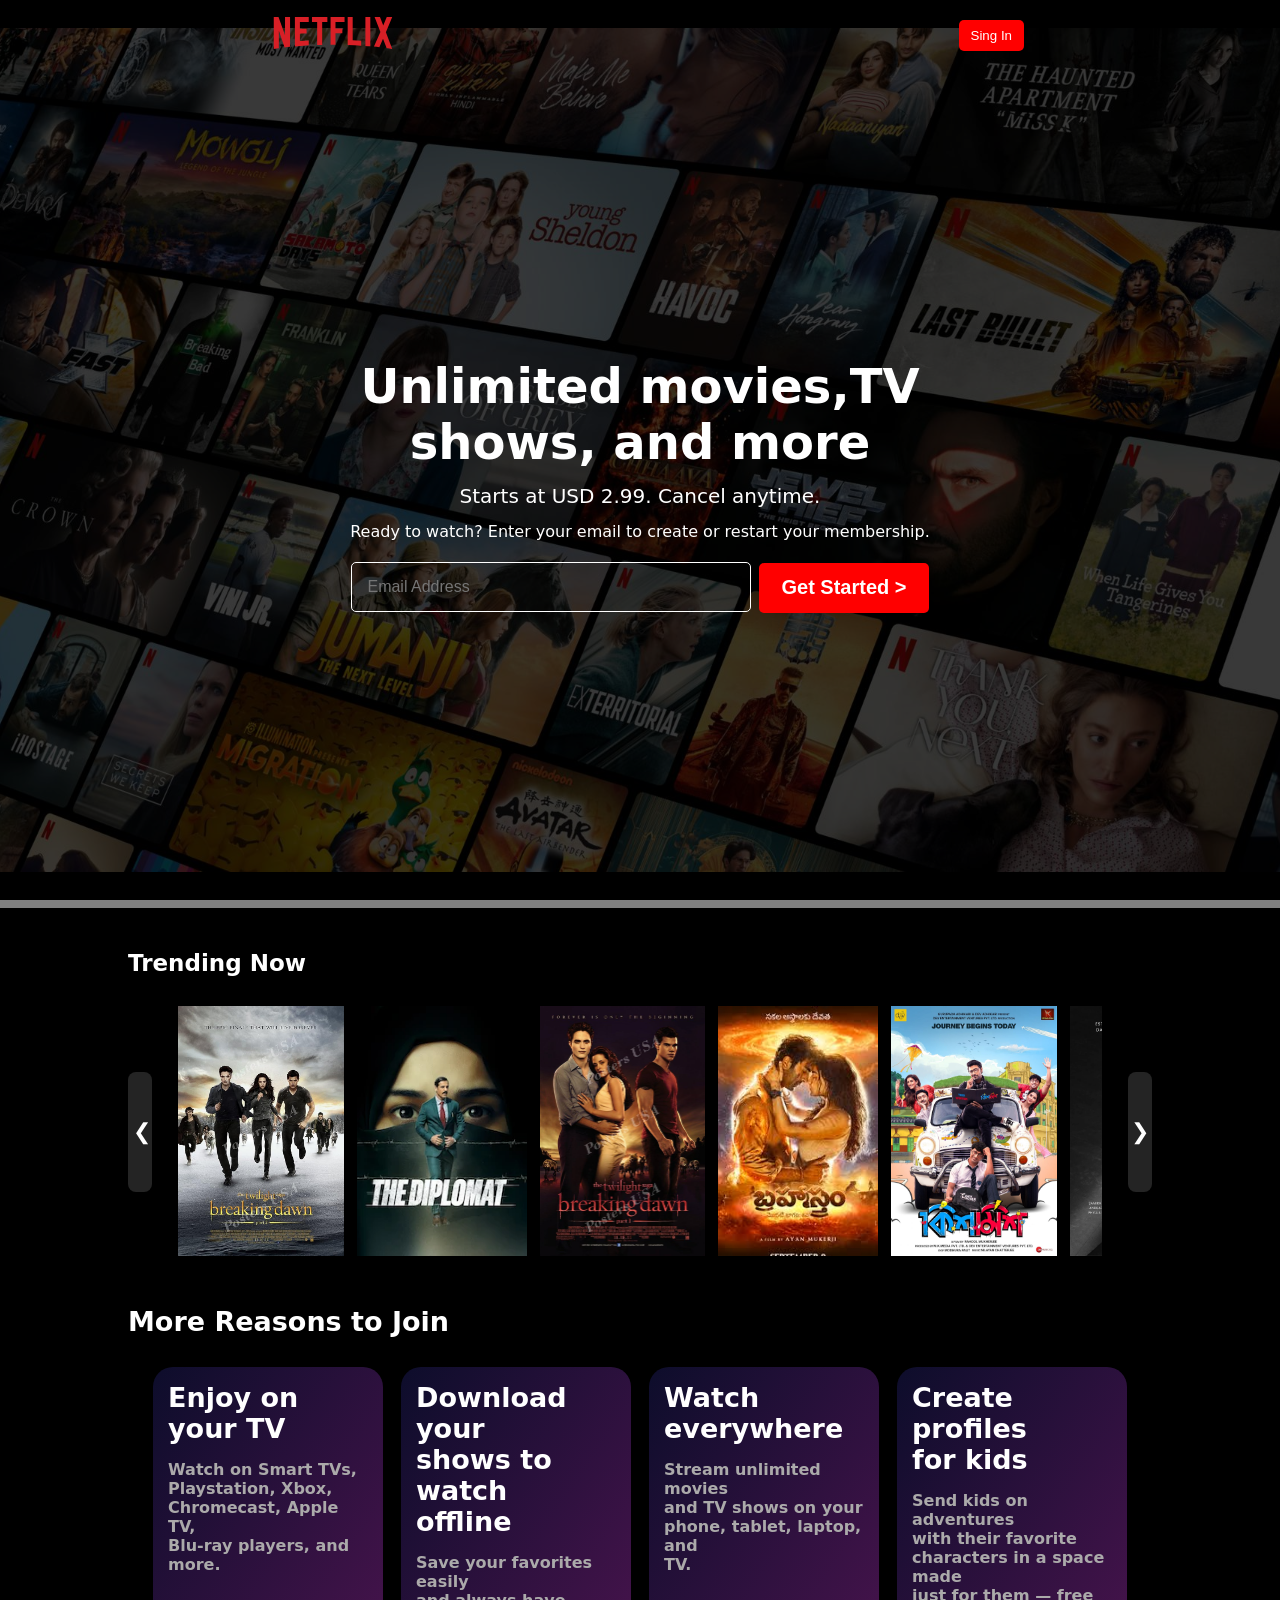
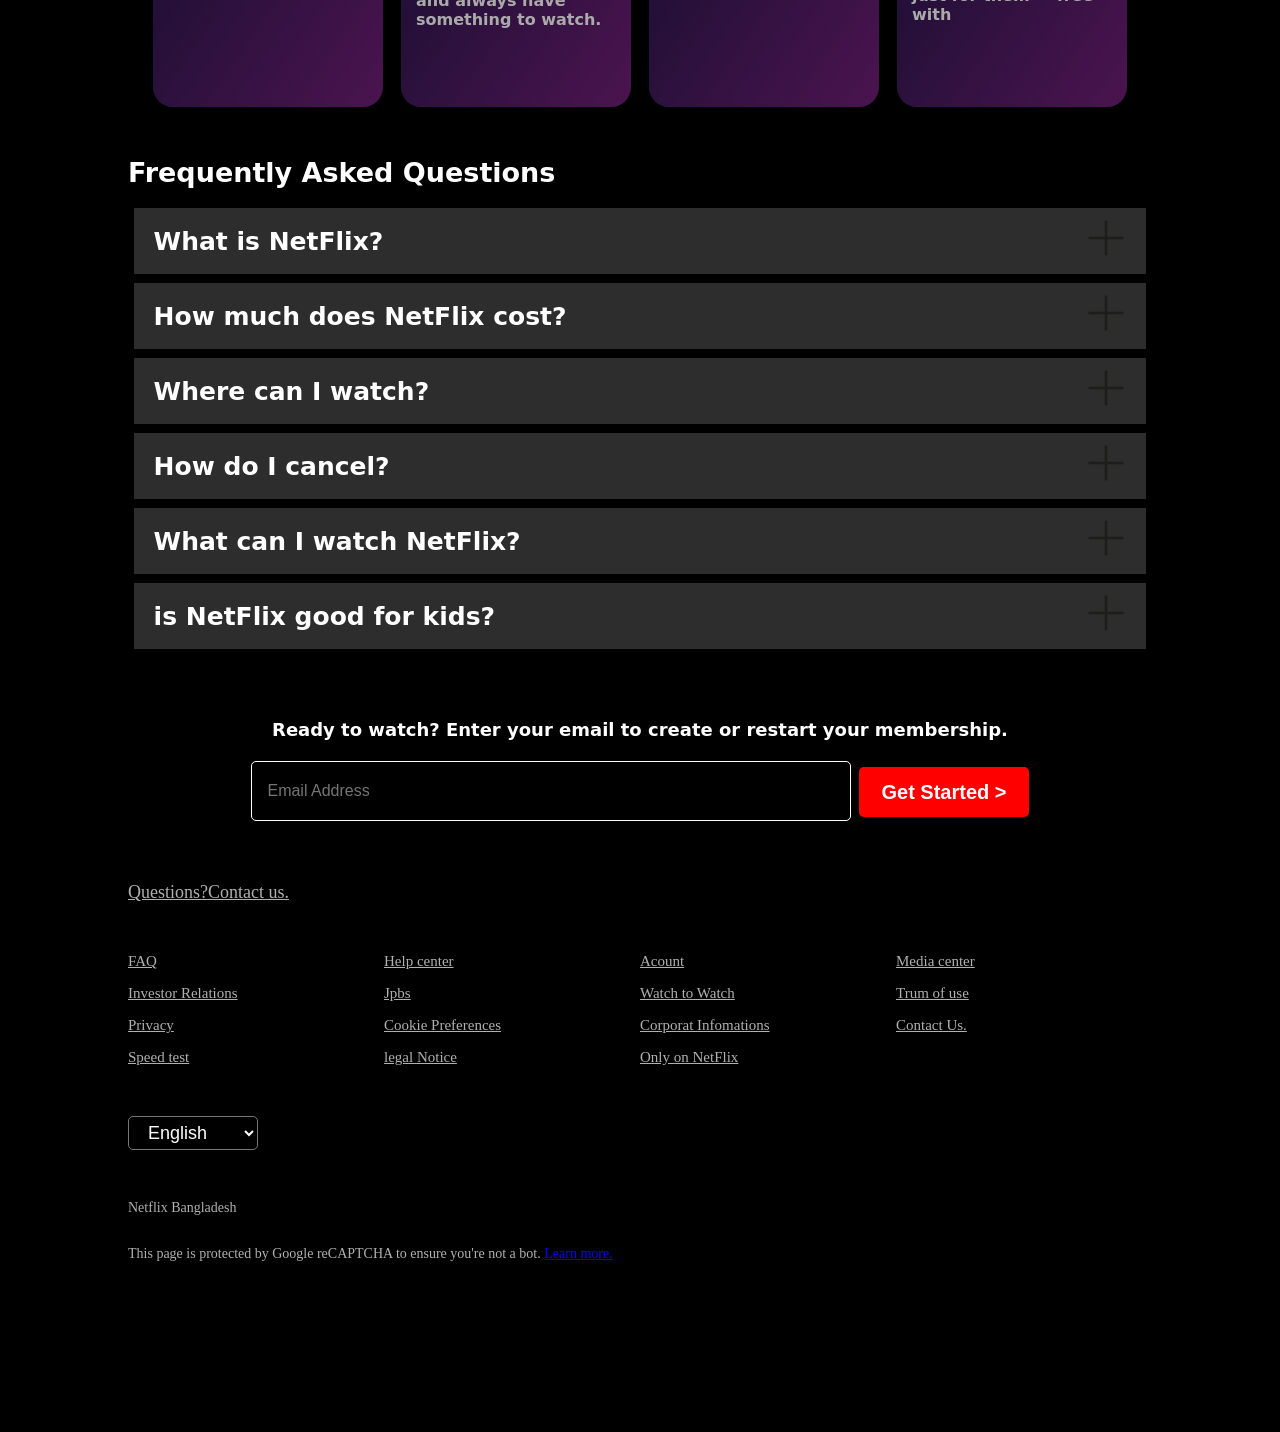
<file: index.html>
<!DOCTYPE html>
<html lang="en">

<head>
    <meta charset="UTF-8">
    <meta name="viewport" content="width=device-width, initial-scale=1.0">
    <title>NetFlix</title>
</head>
<link rel="stylesheet" href="style.css">

<body>
    <div class="bg">
        <nav>
            <div class="lg"><img src="netflix/Netflix-Logo.wine.svg" alt="" width="170"></div>
            <div class="sn"><button>Sing In</button></div>
        </nav>
        <div class="op">
        </div>
        <div class="content">
            <span class="item1">Unlimited movies,TV </span>
            <span class="item2">shows, and more </span>
            <span class="item3">Starts at USD 2.99. Cancel anytime.</span>
            <span class="item4">Ready to watch? Enter your email to create or restart your membership.</span>
            <div class="input">
                <div><input type="search" placeholder="Email Address"></div><button>Get Started ></button>
            </div>
        </div>
        <div class="sp"></div>
    </div>
    <main class="container">
        <span>Trending Now</span>
        <div class="s">
            <button class="btns btn-left">&#10094;</button>
            <div class="scrol">

                <img src="netflix/item1.jpg" alt="" height="250px" width="170px">
                <img src="netflix/item2.jpg" alt="" height="250px" width="170px">
                <img src="netflix/item3.jpg" alt="" height="250px" width="170px">
                <img src="netflix/item4.jpg" alt="" height="250px" width="170px">
                <img src="netflix/item5.jpg" alt="" height="250px" width="170px">
                <img src="netflix/item6.jpg" alt="" height="250px" width="170px">
                <img src="netflix/item7.jpg" alt="" height="250px" width="170px">
                <img src="netflix/item8.jpg" alt="" height="250px" width="170px">
                <img src="netflix/item9.jpg" alt="" height="250px" width="170px">
                <img src="netflix/item10.jpg" alt="" height="250px" width="170px">

            </div>
            <button class="btns btn-right">&#10095;</button>
        </div>
    </main>
    <div class="fix">
        More Reasons to Join
        <div class="option">
            <div class="text option1">
                <div>Enjoy on your TV</div>
                <div>Watch on Smart TVs,<br>
                    Playstation, Xbox,<br>
                    Chromecast, Apple TV,<br>
                    Blu-ray players, and more.</div>
            </div>
            <div class=" text option2">
                <div>Download your <br> shows to watch <br> offline</div>
                <div>Save your favorites easily <br> and always have <br> something to watch.</div>
            </div>
            <div class="text option3">
                <div>Watch <br>everywhere</div>
                <div>Stream unlimited movies <br>and TV shows on your <br>phone, tablet, laptop, and <br>TV.</div>
            </div>
            <div class="text option4">
                <div>Create profiles <br> for kids</div>
                <div>Send kids on adventures <br>with their favorite <br>characters in a space made <br>just for them —
                    free with </div>
            </div>
        </div>
    </div>

    <div class="select">
        Frequently Asked Questions
        <div class="grid">
            <div class="gr grid1">
                <div>What is NetFlix?</div>
                <div><img src="netflix/plus.png" alt="" width="40px"></div>
            </div>
            <div class="gr grid2">
                <div>How much does NetFlix cost?</div>
                <div><img src="netflix/plus.png" alt="" width="40px"></div>
            </div>
            <div class="gr grid3">
                <div>Where can I watch?</div>
                <div><img src="netflix/plus.png" alt="" width="40px"></div>
            </div>
            <div class="gr grid4">
                <div>How do I cancel?</div>
                <div><img src="netflix/plus.png" alt="" width="40px"></div>
            </div>
            <div class="gr grid5">
                <div>What can I watch NetFlix?</div>
                <div><img src="netflix/plus.png" alt="" width="40px"></div>
            </div>
            <div class="gr grid6">
                <div>is NetFlix good for kids?</div>
                <div><img src="netflix/plus.png" alt="" width="40px"></div>
            </div>
        </div>
        <div class="help-box">
            Ready to watch? Enter your email to create or restart your membership.
            <div class="help-input input">
                <div><input type="search" placeholder="Email Address"></div><button>Get Started ></button>
            </div>
        </div>
    </div>
    <div class="link">
        <a href="#">Questions?Contact us.</a>
        <div class="link-box">
            <div class="li link1">
                <a href="#">FAQ</a>
                <a href="#">Investor Relations</a>
                <a href="#">Privacy</a>
                <a href="#">Speed test</a>
            </div>
            <div class="li link2">
                <a href="#">Help center</a>
                <a href="#">Jpbs</a>
                <a href="#">Cookie Preferences</a>
                <a href="#">legal Notice</a>
            </div>
            <div class="li link3">
                <a href="#">Acount</a>
                <a href="#">Watch to Watch</a>
                <a href="#">Corporat Infomations</a>
                <a href="#">Only on NetFlix</a>
            </div>
            <div class="li link4">
                <a href="#">Media center</a>
                <a href="#">Trum of use</a>
                <a href="#">Contact Us.</a>
            </div>
        </div>
        <div class="en">
            <select name="lan" id="h">
                <option value="English">English</option>

            </select>
            <div class="ne">Netflix Bangladesh</div>
            <div class="los">This page is protected by Google reCAPTCHA to ensure you're not a bot. <a href="#">Learn
                    more.</a></div>
        </div>
    </div>
</body>

</html>
</file>
<file: style.css>
* {
    margin: 0;
    padding: 0;
}

body {
    background-color: black;
}

.bg {

    background-image: url(netflix/bg.jpg);
    background-position: center center;
    background-size: max(1500px, 100vw);
    background-repeat: no-repeat;
    height: 100vh;
    position: relative;
}

.op {
    height: 100vh;
    width: 100%;
    background-color: black;
    opacity: 0.70;
    position: absolute;
    top: 0;
}

nav {
    display: flex;
    justify-content: space-between;
    align-items: center;
    max-width: 60vw;
    margin: auto;
    height: 70px;
}

nav img {
    /* color: red; */
    width: 154px;
    position: relative;
    z-index: 10;
}

nav button {
    color: white;
    background-color: red;
    position: relative;
    z-index: 10;
    padding: 8px 12px;
    border: none;
    border-radius: 5px;
    cursor: pointer;
}

.content {
    color: white;
    display: flex;
    flex-direction: column;
    justify-content: center;
    align-items: center;
    height: calc(100% - 70px);
    position: relative;
    padding: 0 30px;
    font-family: system-ui, -apple-system, BlinkMacSystemFont, 'Segoe UI', Roboto, Oxygen, Ubuntu, Cantarell, 'Open Sans', 'Helvetica Neue', sans-serif;
}

.item1 {
    font-size: 48px;
    font-weight: bolder;
    text-align: center;
}

.item2 {
    font-size: 48px;
    font-weight: bolder;
    text-align: center;
}

.item3 {
    font-size: 20px;
    text-align: center;
    font-weight: 400;
    margin: 14px;
}

.item4 {
    font-size: 16px;
    text-align: center;
    margin-bottom: 10px;
}

.input {
    margin-top: 10px;
    display: flex;
    text-align: center;
}

.input div {
    border-radius: 5px;
    align-items: center;
    justify-content: center;
}

.input input {
    font-size: 16px;
    padding: 15px;
    width: 400px;
    border: 0.1px solid rgb(255, 255, 255);
    background: none;
    color: white;
    margin: 1px 0;
    border-radius: 5px;
}

.input button {
    text-align: center;
    padding: 0px 22px;
    font-size: 20px;
    height: 50px;
    margin-left: 8px;
    font-weight: bolder;
    color: white;
    background-color: red;
    border: none;
    margin-top: 2px;
    border-radius: 5px;
    cursor: pointer;
}

.sp {
    height: 8px;
    background-color: gray;
}

.container {
    width: 80vw;
    margin: auto;
    color: white;
    margin-top: 50px;
    font-size: 23px;
    font-family: system-ui, -apple-system, BlinkMacSystemFont, 'Segoe UI', Roboto, Oxygen, Ubuntu, Cantarell, 'Open Sans', 'Helvetica Neue', sans-serif;
    font-weight: 600;
    overflow-x: hidden;
    position: relative;
}

.container span {
    margin-bottom: 30px;
}

.s {
    width: 95%;
    margin: auto;
}

.scrol {
    width: 95%;
    margin: auto;
    display: flex;
    overflow-x: auto;
    scrollbar-width: none;
    gap: 13px;
    margin-top: 30px;

}

.scrol img {
    cursor: pointer;
    transition-duration: .3s;
}

.scrol img:hover {
    transform: scale(1.1);
}

.btns {
    height: 120px;
    width: 24px;
    background-color: rgb(36, 36, 36);
    border: none;
    border-radius: 8px;
    color: white;
    font-size: 22px;
    font-weight: 100;
    position: absolute;
    top: 40%;
    cursor: pointer;
    transition-duration: 0.3s;
}

.btn-left:hover {
    transform: translatex(50%) scale(1.2);
}

.btn-right:hover {
    transform: translatex(-50%) scale(1.2);
}

.btn-left {
    left: 0;
    padding-right: 20px;
    padding: 5px;
}

.btn-right {
    right: 0;
    margin-left: 17px;
}

.fix {
    width: 80vw;
    margin: auto;
    color: white;
    margin-top: 50px;
    font-size: 27px;
    font-family: system-ui, -apple-system, BlinkMacSystemFont, 'Segoe UI', Roboto, Oxygen, Ubuntu, Cantarell, 'Open Sans', 'Helvetica Neue', sans-serif;
    font-weight: 600;
}

.option {
    margin-top: 30px;
    font-size: 15px;
    width: 100%;
    display: flex;
    gap: 18px;
    justify-content: center;
    align-items: center;
}

.text {
    background: linear-gradient(to bottom right, #0d0d2b, #4b144f);
    height: 310px;
    width: 200px;
    padding: 15px;
    border: none;
    border-radius: 20px;
}

.option1 :nth-child(1) {
    font-size: 27px;
    padding-bottom: 16px;
    color: white;
}

.option1 :nth-child(2) {
    font-size: 16px;
    color: rgb(171, 170, 170);
}

.option2 :nth-child(1) {
    font-size: 27px;
    padding-bottom: 16px;
    color: white;
}

.option2 :nth-child(2) {
    font-size: 16px;
    color: rgb(171, 170, 170);
}

.option3 :nth-child(1) {
    font-size: 27px;
    padding-bottom: 16px;
    color: white;
}

.option3 :nth-child(2) {
    font-size: 16px;
    color: rgb(171, 170, 170);
}

.option4 :nth-child(1) {
    font-size: 27px;
    padding-bottom: 16px;
    color: white;
}

.option4 :nth-child(2) {
    font-size: 16px;
    color: rgb(171, 170, 170);
}

.select {
    width: 80vw;
    margin: auto;
    color: white;
    margin-top: 50px;
    font-size: 27px;
    font-family: system-ui, -apple-system, BlinkMacSystemFont, 'Segoe UI', Roboto, Oxygen, Ubuntu, Cantarell, 'Open Sans', 'Helvetica Neue', sans-serif;
    font-weight: 600;
}

.grid {
    font-size: 25px;
    margin-top: 20px;
    gap: 9px;
    display: flex;
    flex-direction: column;
}

.gr {
    background-color: rgb(45, 45, 45);
    display: flex;
    padding: 10px 20px;
    align-items: center;
    justify-content: space-between;
    cursor: pointer;
    width: 95%;
    margin: auto;
}

.gr:hover {
    background-color: rgb(58, 58, 58);
}

.help-box {
    width: 80%;
    margin: auto;
    font-size: 18px;
    display: flex;
    flex-direction: column;
    align-items: center;
    margin-top: 70px;
}

.help-input {
    margin-top: 20px;
    display: flex;
    align-items: center;
}

.help-input input {
    width: 600px;
    height: 60px;
}

.link {
    width: 80vw;
    margin: auto;
    margin-top: 60px;
}

.link a {
    color: rgb(176, 176, 176);
    font-size: 18px;
}

.link-box {
    display: grid;
    grid-template-columns: 1fr 1fr 1fr 1fr;
    margin: 50px 0;
}

.li {
    display: flex;
    flex-direction: column;
    gap: 15px;
}

.li a {
    font-size: 15px;
}

.en select {
    font-size: 18px;
    color: white;
    background-color: transparent;
    padding: 5px 15px;
    border-radius: 5px;
    margin-bottom: 50px;
    width: 130px;
}

.en select:active {
    border: 2px solid white;
}

.ne {
    font-size: 14px;
    color: rgb(176, 176, 176);
}

.los {
    font-size: 14px;
    color: rgb(176, 176, 176);
    margin-top: 30px;
    margin-bottom: 170px;
}

.los a {
    color: blue;
    font-size: 14px;
}
</file>
